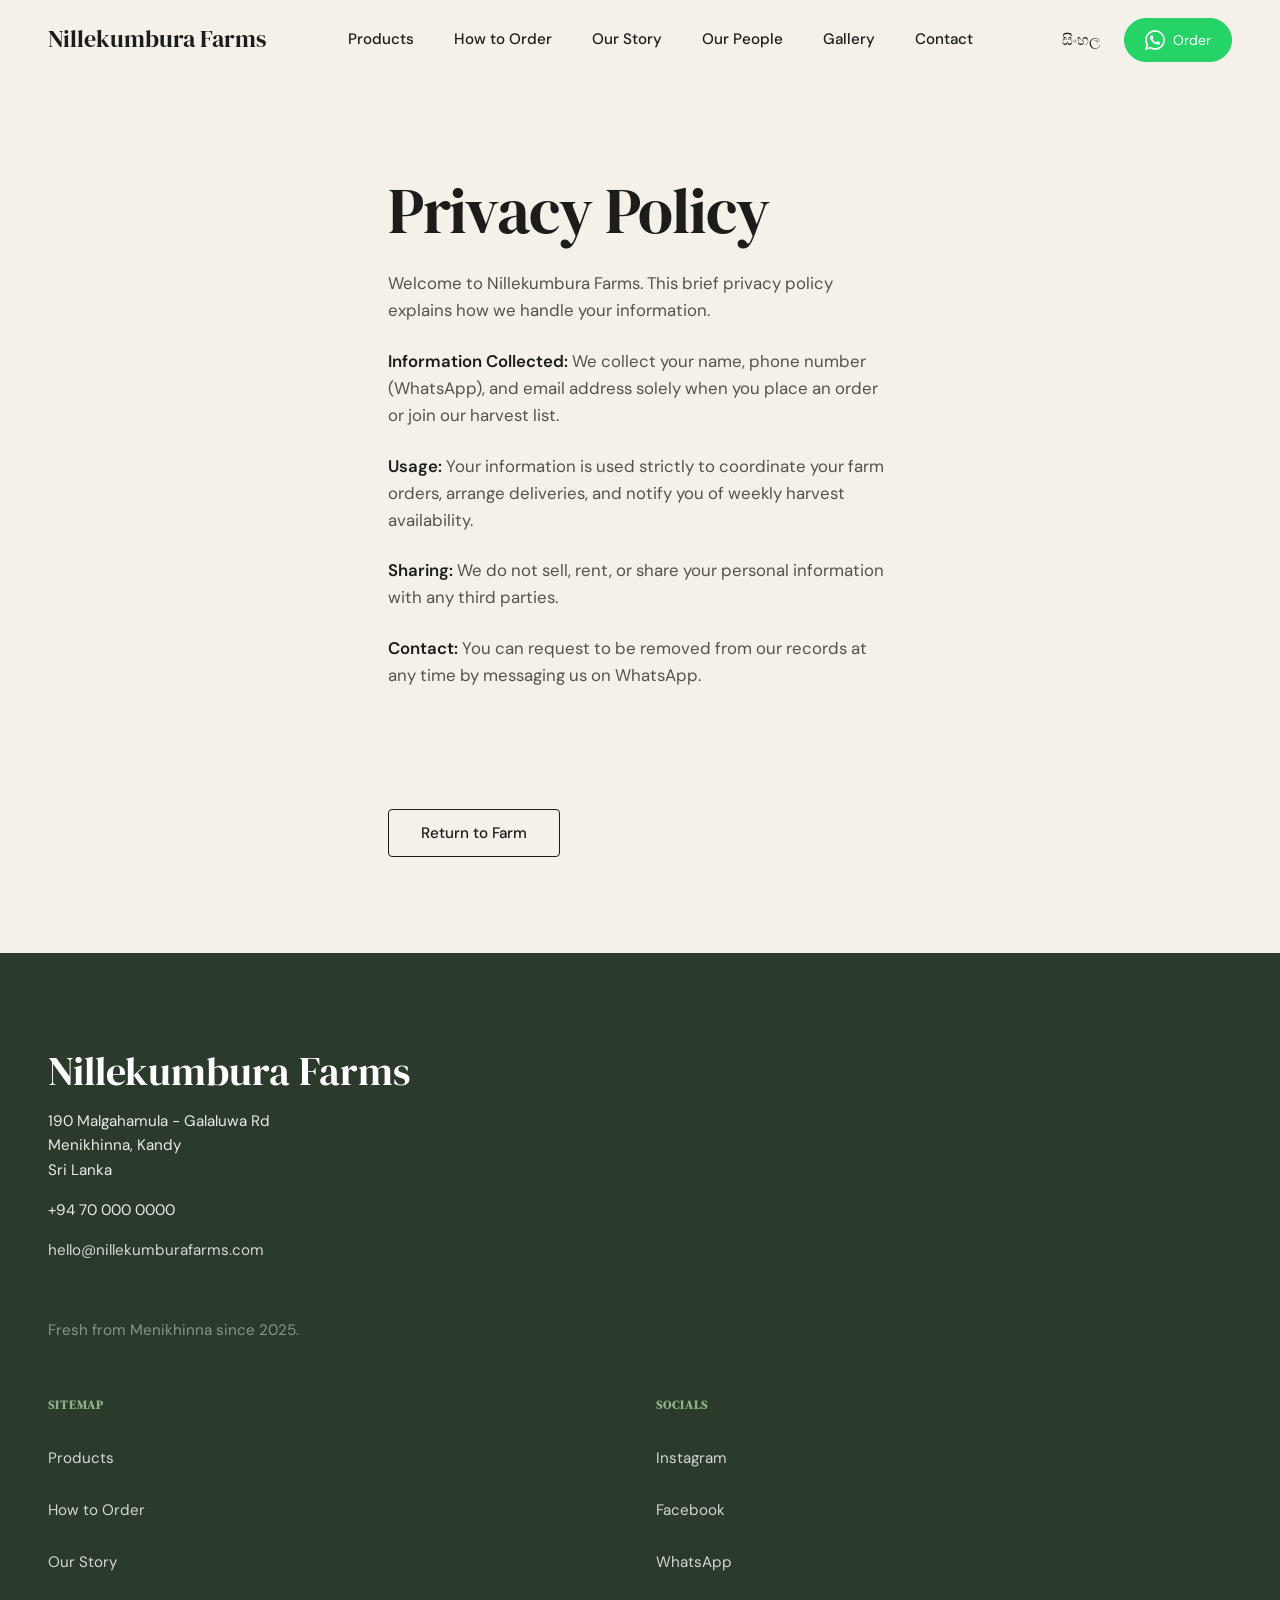
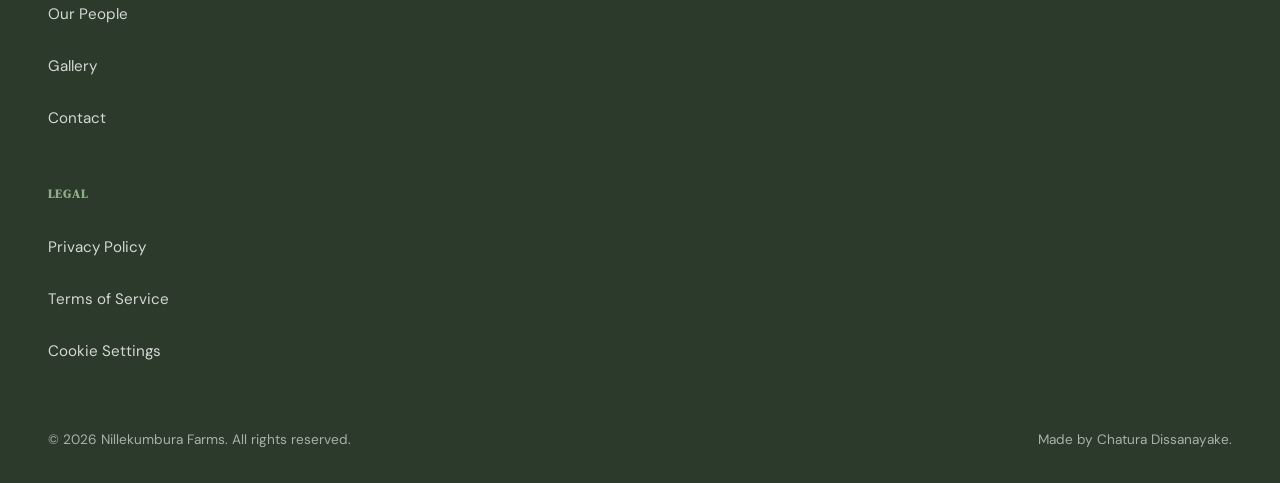
<file: privacy.html>
<!DOCTYPE html>
<html lang="en">
<head>
<meta charset="UTF-8">
<meta name="viewport" content="width=device-width, initial-scale=1.0">
<meta name="description" content="Privacy Policy for Nillekumbura Farms.">
<title>Privacy Policy | Nillekumbura Farms</title>
<link rel="preconnect" href="https://fonts.googleapis.com">
<link rel="preconnect" href="https://fonts.gstatic.com" crossorigin>
<link href="https://fonts.googleapis.com/css2?family=DM+Serif+Display:ital@0;1&family=DM+Sans:ital,wght@0,400;0,500;0,600;1,400&family=Noto+Sans+Sinhala:wght@400;500;600&display=swap" rel="stylesheet">
<link rel="stylesheet" href="style.css">
<link rel="apple-touch-icon" sizes="180x180" href="assets/android-chrome-192x192.png">
<link rel="icon" type="image/png" sizes="32x32" href="assets/favicon-32x32.png">
<link rel="icon" type="image/png" sizes="16x16" href="assets/favicon-16x16.png">
<link rel="manifest" href="assets/site.webmanifest">
<link rel="icon" href="assets/favicon.ico" sizes="any">
<meta name="theme-color" content="#F5F1E8">
<style>
    .legal-section {
        min-height: calc(100vh - 80px);
        background-color: var(--bg-primary);
        padding: 6rem 0;
    }
    .legal-content p {
        margin-bottom: 1.5rem;
        font-size: 1.05rem;
    }
    .legal-content strong {
        color: var(--text-main);
        font-weight: 600;
    }
</style>
</head>
<body>

<nav id="navbar" class="navbar">
    <div class="nav-container">
        <a href="index.html" class="nav-logo">Nillekumbura Farms</a>
        <div class="nav-links desktop-only">
            <a href="index.html#products" class="nav-link">Products</a>
            <a href="index.html#how-to-order" class="nav-link">How to Order</a>
            <a href="index.html#story" class="nav-link">Our Story</a>
            <a href="index.html#people" class="nav-link">Our People</a>
            <a href="index.html#gallery" class="nav-link">Gallery</a>
            <a href="index.html#inquiry" class="nav-link">Contact</a>
        </div>
        <div class="nav-actions">
            <button class="lang-toggle desktop-only" aria-label="Switch Language">සිංහල</button>
            <a href="https://wa.me/94700000000" target="_blank" rel="noopener noreferrer" class="btn-whatsapp desktop-only" aria-label="Order on WhatsApp">
                <svg width="20" height="20" viewBox="0 0 24 24" fill="currentColor" xmlns="http://www.w3.org/2000/svg" style="flex-shrink: 0;"><path d="M17.472 14.382c-.297-.149-1.758-.867-2.03-.967-.273-.099-.471-.148-.67.15-.197.297-.767.966-.94 1.164-.173.199-.347.223-.644.075-.297-.15-1.255-.463-2.39-1.475-.888-.788-1.487-1.761-1.663-2.059-.173-.297-.018-.458.13-.606.134-.133.298-.347.446-.52.149-.174.198-.298.298-.497.099-.198.05-.371-.025-.52-.075-.149-.669-1.612-.916-2.207-.242-.579-.487-.5-.669-.51a12.8 12.8 0 0 0-.57-.01c-.198 0-.52.074-.792.372-.272.297-1.04 1.016-1.04 2.479 0 1.462 1.065 2.875 1.213 3.074.149.198 2.096 3.2 5.077 4.487.709.306 1.262.489 1.694.625.712.227 1.36.195 1.871.118.571-.085 1.758-.719 2.006-1.413.248-.694.248-1.289.173-1.413-.074-.124-.272-.198-.57-.347m-5.421 7.403h-.004a9.87 9.87 0 0 1-5.031-1.378l-.361-.214-3.741.982.998-3.648-.235-.374a9.86 9.86 0 0 1-1.51-5.26c.001-5.45 4.436-9.884 9.888-9.884 2.64 0 5.122 1.03 6.988 2.898a9.825 9.825 0 0 1 2.893 6.994c-.003 5.45-4.437 9.885-9.885 9.885m8.413-18.297A11.815 11.815 0 0 0 12.05 0C5.495 0 .16 5.335.157 11.892c0 2.096.547 4.142 1.588 5.945L.057 24l6.305-1.654a11.882 11.882 0 0 0 5.683 1.448h.005c6.554 0 11.89-5.335 11.893-11.893a11.821 11.821 0 0 0-3.48-8.413Z"/></svg>
                <span>Order</span>
            </a>
            <button id="mobile-menu-btn" class="hamburger mobile-only" aria-label="Open menu" aria-expanded="false" aria-controls="mobile-menu">
                <span class="hamburger-box">
                    <span class="hamburger-inner"></span>
                </span>
            </button>
        </div>
    </div>
</nav>

<div id="mobile-backdrop" class="mobile-backdrop"></div>
<div id="mobile-menu" class="mobile-overlay">
    <div class="mobile-menu-header">
        <span class="nav-logo serif">Nillekumbura Farms</span>
        <div class="mobile-header-actions">
            <button class="lang-toggle lang-toggle-mobile" aria-label="Switch Language">සිංහල</button>
            <button id="mobile-menu-close" class="hamburger open" aria-label="Close menu">
                <span class="hamburger-box"><span class="hamburger-inner"></span></span>
            </button>
        </div>
    </div>
    <div class="mobile-nav-content">
        <a href="index.html#products" class="mobile-link">Products</a>
        <a href="index.html#how-to-order" class="mobile-link">How to Order</a>
        <a href="index.html#story" class="mobile-link">Our Story</a>
        <a href="index.html#people" class="mobile-link">Our People</a>
        <a href="index.html#gallery" class="mobile-link">Gallery</a>
        <a href="index.html#inquiry" class="mobile-link">Contact</a>
        
        <div class="mobile-nav-section-title">SOCIALS</div>
        <a href="#" class="mobile-link-sm" target="_blank" rel="noopener noreferrer">Instagram</a>
        <a href="#" class="mobile-link-sm" target="_blank" rel="noopener noreferrer">Facebook</a>
        <a href="https://wa.me/94700000000" class="btn btn-whatsapp full-width mt-sm" style="justify-content: center;" target="_blank" rel="noopener noreferrer">
            <svg width="20" height="20" viewBox="0 0 24 24" fill="currentColor" xmlns="http://www.w3.org/2000/svg" style="flex-shrink: 0;"><path d="M17.472 14.382c-.297-.149-1.758-.867-2.03-.967-.273-.099-.471-.148-.67.15-.197.297-.767.966-.94 1.164-.173.199-.347.223-.644.075-.297-.15-1.255-.463-2.39-1.475-.888-.788-1.487-1.761-1.663-2.059-.173-.297-.018-.458.13-.606.134-.133.298-.347.446-.52.149-.174.198-.298.298-.497.099-.198.05-.371-.025-.52-.075-.149-.669-1.612-.916-2.207-.242-.579-.487-.5-.669-.51a12.8 12.8 0 0 0-.57-.01c-.198 0-.52.074-.792.372-.272.297-1.04 1.016-1.04 2.479 0 1.462 1.065 2.875 1.213 3.074.149.198 2.096 3.2 5.077 4.487.709.306 1.262.489 1.694.625.712.227 1.36.195 1.871.118.571-.085 1.758-.719 2.006-1.413.248-.694.248-1.289.173-1.413-.074-.124-.272-.198-.57-.347m-5.421 7.403h-.004a9.87 9.87 0 0 1-5.031-1.378l-.361-.214-3.741.982.998-3.648-.235-.374a9.86 9.86 0 0 1-1.51-5.26c.001-5.45 4.436-9.884 9.888-9.884 2.64 0 5.122 1.03 6.988 2.898a9.825 9.825 0 0 1 2.893 6.994c-.003 5.45-4.437 9.885-9.885 9.885m8.413-18.297A11.815 11.815 0 0 0 12.05 0C5.495 0 .16 5.335.157 11.892c0 2.096.547 4.142 1.588 5.945L.057 24l6.305-1.654a11.882 11.882 0 0 0 5.683 1.448h.005c6.554 0 11.89-5.335 11.893-11.893a11.821 11.821 0 0 0-3.48-8.413Z"/></svg>
            Order on WhatsApp
        </a>

        <div class="mobile-nav-section-title">LEGAL</div>
        <a href="privacy.html" class="mobile-link-sm">Privacy Policy</a>
        <a href="terms.html" class="mobile-link-sm">Terms of Service</a>
        <button type="button" class="mobile-link-sm" id="mobile-cookie-settings">Cookie Settings</button>
    </div>
</div>

<main class="legal-section">
    <div class="container max-w-md reveal-group">
        <h1 class="serif section-title reveal">Privacy Policy</h1>
        <div class="legal-content text-muted reveal">
            <p>Welcome to Nillekumbura Farms. This brief privacy policy explains how we handle your information.</p>
            <p><strong>Information Collected:</strong> We collect your name, phone number (WhatsApp), and email address solely when you place an order or join our harvest list.</p>
            <p><strong>Usage:</strong> Your information is used strictly to coordinate your farm orders, arrange deliveries, and notify you of weekly harvest availability.</p>
            <p><strong>Sharing:</strong> We do not sell, rent, or share your personal information with any third parties.</p>
            <p><strong>Contact:</strong> You can request to be removed from our records at any time by messaging us on WhatsApp.</p>
            
            <a href="index.html" class="btn btn-secondary mt-lg">Return to Farm</a>
        </div>
    </div>
</main>

<footer class="footer bg-dark text-white">
    <div class="container">
        <div class="footer-grid">
            <div class="footer-brand">
                <h2 class="serif text-large">Nillekumbura Farms</h2>
                <p>190 Malgahamula - Galaluwa Rd<br>Menikhinna, Kandy<br>Sri Lanka</p>
                <p class="mt-xs">+94 70 000 0000</p>
                <a href="mailto:hello@nillekumburafarms.com" class="footer-link mt-xs" style="padding:0; min-height:auto;">hello@nillekumburafarms.com</a>
                <p class="mt-sm footer-muted">Fresh from Menikhinna since 2025.</p>
            </div>
            <div class="footer-col">
                <h4 class="eyebrow text-accent-sec">Sitemap</h4>
                <a href="index.html#products" class="footer-link">Products</a>
                <a href="index.html#how-to-order" class="footer-link">How to Order</a>
                <a href="index.html#story" class="footer-link">Our Story</a>
                <a href="index.html#people" class="footer-link">Our People</a>
                <a href="index.html#gallery" class="footer-link">Gallery</a>
                <a href="index.html#inquiry" class="footer-link">Contact</a>
            </div>
            <div class="footer-col">
                <h4 class="eyebrow text-accent-sec">Socials</h4>
                <div class="social-links-inline">
                    <a href="#" class="footer-link" target="_blank" rel="noopener noreferrer">Instagram</a>
                    <a href="#" class="footer-link" target="_blank" rel="noopener noreferrer">Facebook</a>
                    <a href="https://wa.me/94700000000" class="footer-link" target="_blank" rel="noopener noreferrer">WhatsApp</a>
                </div>
            </div>
            <div class="footer-col">
                <h4 class="eyebrow text-accent-sec">Legal</h4>
                <a href="privacy.html" class="footer-link">Privacy Policy</a>
                <a href="terms.html" class="footer-link">Terms of Service</a>
                <button type="button" class="footer-link-btn" id="open-cookie-settings">Cookie Settings</button>
            </div>
        </div>
        <div class="footer-bottom">
            <p>© 2026 Nillekumbura Farms. All rights reserved.</p>
            <p><a href="https://chaturadissanayake.vercel.app/" target="_blank" rel="noopener noreferrer">Made by Chatura Dissanayake</a>.</p>
        </div>
    </div>
</footer>

<div id="toast-notification" class="toast hidden"></div>
<script src="script.js"></script>
</body>
</html>
</file>
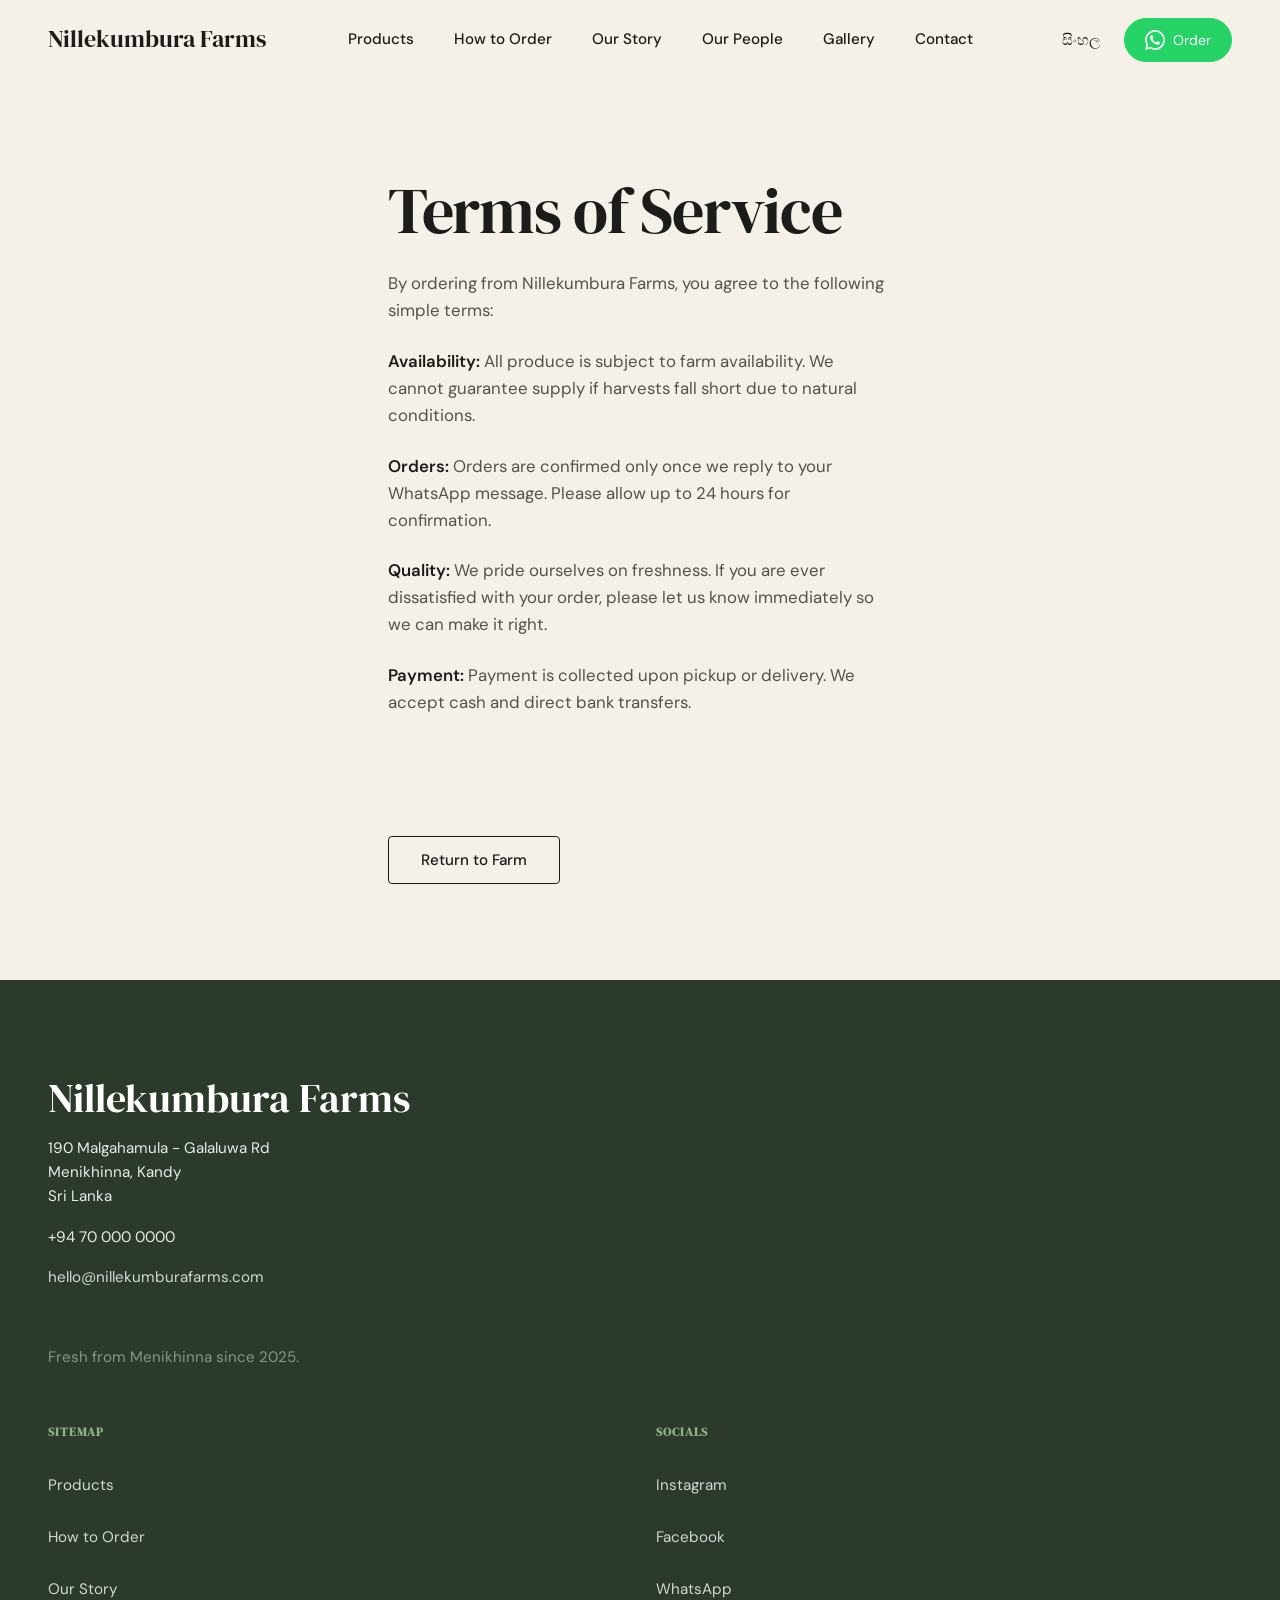
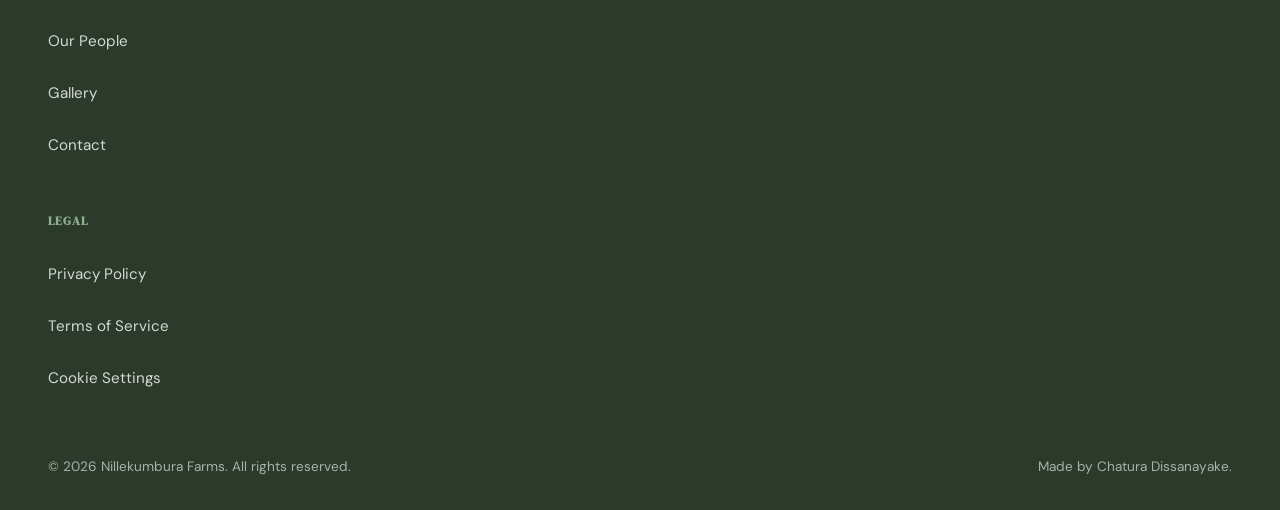
<file: terms.html>
<!DOCTYPE html>
<html lang="en">
<head>
<meta charset="UTF-8">
<meta name="viewport" content="width=device-width, initial-scale=1.0">
<meta name="description" content="Terms of Service for Nillekumbura Farms.">
<title>Terms of Service | Nillekumbura Farms</title>

<link rel="preconnect" href="https://fonts.googleapis.com">
<link rel="preconnect" href="https://fonts.gstatic.com" crossorigin>
<link href="https://fonts.googleapis.com/css2?family=DM+Serif+Display:ital@0;1&family=DM+Sans:ital,wght@0,400;0,500;0,600;1,400&family=Noto+Sans+Sinhala:wght@400;500;600&display=swap" rel="stylesheet">
<link rel="stylesheet" href="style.css">
<link rel="apple-touch-icon" sizes="180x180" href="assets/apple-touch-icon.png">
<link rel="icon" type="image/png" sizes="32x32" href="assets/favicon-32x32.png">
<link rel="icon" type="image/png" sizes="16x16" href="assets/favicon-16x16.png">
<link rel="manifest" href="assets/site.webmanifest">
<link rel="icon" href="assets/favicon.ico" sizes="any">
<meta name="theme-color" content="#F5F1E8">
<style>
    .legal-section {
        min-height: calc(100vh - 80px);
        background-color: var(--bg-primary);
        padding: 6rem 0;
    }
    .legal-content p {
        margin-bottom: 1.5rem;
        font-size: 1.05rem;
    }
    .legal-content strong {
        color: var(--text-main);
        font-weight: 600;
    }
</style>
</head>
<body>

<nav id="navbar" class="navbar">
    <div class="nav-container">
        <a href="index.html" class="nav-logo">Nillekumbura Farms</a>
        <div class="nav-links desktop-only">
            <a href="index.html#products" class="nav-link">Products</a>
            <a href="index.html#how-to-order" class="nav-link">How to Order</a>
            <a href="index.html#story" class="nav-link">Our Story</a>
            <a href="index.html#people" class="nav-link">Our People</a>
            <a href="index.html#gallery" class="nav-link">Gallery</a>
            <a href="index.html#inquiry" class="nav-link">Contact</a>
        </div>
        <div class="nav-actions">
            <button class="lang-toggle desktop-only" aria-label="Switch Language">සිංහල</button>
            <a href="https://wa.me/94700000000" target="_blank" rel="noopener noreferrer" class="btn-whatsapp desktop-only" aria-label="Order on WhatsApp">
                <svg width="20" height="20" viewBox="0 0 24 24" fill="currentColor" xmlns="http://www.w3.org/2000/svg" style="flex-shrink: 0;"><path d="M17.472 14.382c-.297-.149-1.758-.867-2.03-.967-.273-.099-.471-.148-.67.15-.197.297-.767.966-.94 1.164-.173.199-.347.223-.644.075-.297-.15-1.255-.463-2.39-1.475-.888-.788-1.487-1.761-1.663-2.059-.173-.297-.018-.458.13-.606.134-.133.298-.347.446-.52.149-.174.198-.298.298-.497.099-.198.05-.371-.025-.52-.075-.149-.669-1.612-.916-2.207-.242-.579-.487-.5-.669-.51a12.8 12.8 0 0 0-.57-.01c-.198 0-.52.074-.792.372-.272.297-1.04 1.016-1.04 2.479 0 1.462 1.065 2.875 1.213 3.074.149.198 2.096 3.2 5.077 4.487.709.306 1.262.489 1.694.625.712.227 1.36.195 1.871.118.571-.085 1.758-.719 2.006-1.413.248-.694.248-1.289.173-1.413-.074-.124-.272-.198-.57-.347m-5.421 7.403h-.004a9.87 9.87 0 0 1-5.031-1.378l-.361-.214-3.741.982.998-3.648-.235-.374a9.86 9.86 0 0 1-1.51-5.26c.001-5.45 4.436-9.884 9.888-9.884 2.64 0 5.122 1.03 6.988 2.898a9.825 9.825 0 0 1 2.893 6.994c-.003 5.45-4.437 9.885-9.885 9.885m8.413-18.297A11.815 11.815 0 0 0 12.05 0C5.495 0 .16 5.335.157 11.892c0 2.096.547 4.142 1.588 5.945L.057 24l6.305-1.654a11.882 11.882 0 0 0 5.683 1.448h.005c6.554 0 11.89-5.335 11.893-11.893a11.821 11.821 0 0 0-3.48-8.413Z"/></svg>
                <span>Order</span>
            </a>
            <button id="mobile-menu-btn" class="hamburger mobile-only" aria-label="Open menu" aria-expanded="false" aria-controls="mobile-menu">
                <span class="hamburger-box">
                    <span class="hamburger-inner"></span>
                </span>
            </button>
        </div>
    </div>
</nav>

<div id="mobile-backdrop" class="mobile-backdrop"></div>
<div id="mobile-menu" class="mobile-overlay">
    <div class="mobile-menu-header">
        <span class="nav-logo serif">Nillekumbura Farms</span>
        <div class="mobile-header-actions">
            <button class="lang-toggle lang-toggle-mobile" aria-label="Switch Language">සිංහල</button>
            <button id="mobile-menu-close" class="hamburger open" aria-label="Close menu">
                <span class="hamburger-box"><span class="hamburger-inner"></span></span>
            </button>
        </div>
    </div>
    <div class="mobile-nav-content">
        <a href="index.html#products" class="mobile-link">Products</a>
        <a href="index.html#how-to-order" class="mobile-link">How to Order</a>
        <a href="index.html#story" class="mobile-link">Our Story</a>
        <a href="index.html#people" class="mobile-link">Our People</a>
        <a href="index.html#gallery" class="mobile-link">Gallery</a>
        <a href="index.html#inquiry" class="mobile-link">Contact</a>
        
        <div class="mobile-nav-section-title">SOCIALS</div>
        <a href="#" class="mobile-link-sm" target="_blank" rel="noopener noreferrer">Instagram</a>
        <a href="#" class="mobile-link-sm" target="_blank" rel="noopener noreferrer">Facebook</a>
        <a href="https://wa.me/94700000000" class="btn btn-whatsapp full-width mt-sm" style="justify-content: center;" target="_blank" rel="noopener noreferrer">
            <svg width="20" height="20" viewBox="0 0 24 24" fill="currentColor" xmlns="http://www.w3.org/2000/svg" style="flex-shrink: 0;"><path d="M17.472 14.382c-.297-.149-1.758-.867-2.03-.967-.273-.099-.471-.148-.67.15-.197.297-.767.966-.94 1.164-.173.199-.347.223-.644.075-.297-.15-1.255-.463-2.39-1.475-.888-.788-1.487-1.761-1.663-2.059-.173-.297-.018-.458.13-.606.134-.133.298-.347.446-.52.149-.174.198-.298.298-.497.099-.198.05-.371-.025-.52-.075-.149-.669-1.612-.916-2.207-.242-.579-.487-.5-.669-.51a12.8 12.8 0 0 0-.57-.01c-.198 0-.52.074-.792.372-.272.297-1.04 1.016-1.04 2.479 0 1.462 1.065 2.875 1.213 3.074.149.198 2.096 3.2 5.077 4.487.709.306 1.262.489 1.694.625.712.227 1.36.195 1.871.118.571-.085 1.758-.719 2.006-1.413.248-.694.248-1.289.173-1.413-.074-.124-.272-.198-.57-.347m-5.421 7.403h-.004a9.87 9.87 0 0 1-5.031-1.378l-.361-.214-3.741.982.998-3.648-.235-.374a9.86 9.86 0 0 1-1.51-5.26c.001-5.45 4.436-9.884 9.888-9.884 2.64 0 5.122 1.03 6.988 2.898a9.825 9.825 0 0 1 2.893 6.994c-.003 5.45-4.437 9.885-9.885 9.885m8.413-18.297A11.815 11.815 0 0 0 12.05 0C5.495 0 .16 5.335.157 11.892c0 2.096.547 4.142 1.588 5.945L.057 24l6.305-1.654a11.882 11.882 0 0 0 5.683 1.448h.005c6.554 0 11.89-5.335 11.893-11.893a11.821 11.821 0 0 0-3.48-8.413Z"/></svg>
            Order on WhatsApp
        </a>

        <div class="mobile-nav-section-title">LEGAL</div>
        <a href="privacy.html" class="mobile-link-sm">Privacy Policy</a>
        <a href="terms.html" class="mobile-link-sm">Terms of Service</a>
        <button type="button" class="mobile-link-sm" id="mobile-cookie-settings">Cookie Settings</button>
    </div>
</div>

<main class="legal-section">
    <div class="container max-w-md reveal-group">
        <h1 class="serif section-title reveal">Terms of Service</h1>
        <div class="legal-content text-muted reveal">
            <p>By ordering from Nillekumbura Farms, you agree to the following simple terms:</p>
            <p><strong>Availability:</strong> All produce is subject to farm availability. We cannot guarantee supply if harvests fall short due to natural conditions.</p>
            <p><strong>Orders:</strong> Orders are confirmed only once we reply to your WhatsApp message. Please allow up to 24 hours for confirmation.</p>
            <p><strong>Quality:</strong> We pride ourselves on freshness. If you are ever dissatisfied with your order, please let us know immediately so we can make it right.</p>
            <p><strong>Payment:</strong> Payment is collected upon pickup or delivery. We accept cash and direct bank transfers.</p>
            
            <a href="index.html" class="btn btn-secondary mt-lg">Return to Farm</a>
        </div>
    </div>
</main>

<footer class="footer bg-dark text-white">
    <div class="container">
        <div class="footer-grid">
            <div class="footer-brand">
                <h2 class="serif text-large">Nillekumbura Farms</h2>
                <p>190 Malgahamula - Galaluwa Rd<br>Menikhinna, Kandy<br>Sri Lanka</p>
                <p class="mt-xs">+94 70 000 0000</p>
                <a href="mailto:hello@nillekumburafarms.com" class="footer-link mt-xs" style="padding:0; min-height:auto;">hello@nillekumburafarms.com</a>
                <p class="mt-sm footer-muted">Fresh from Menikhinna since 2025.</p>
            </div>
            <div class="footer-col">
                <h4 class="eyebrow text-accent-sec">Sitemap</h4>
                <a href="index.html#products" class="footer-link">Products</a>
                <a href="index.html#how-to-order" class="footer-link">How to Order</a>
                <a href="index.html#story" class="footer-link">Our Story</a>
                <a href="index.html#people" class="footer-link">Our People</a>
                <a href="index.html#gallery" class="footer-link">Gallery</a>
                <a href="index.html#inquiry" class="footer-link">Contact</a>
            </div>
            <div class="footer-col">
                <h4 class="eyebrow text-accent-sec">Socials</h4>
                <div class="social-links-inline">
                    <a href="#" class="footer-link" target="_blank" rel="noopener noreferrer">Instagram</a>
                    <a href="#" class="footer-link" target="_blank" rel="noopener noreferrer">Facebook</a>
                    <a href="https://wa.me/94700000000" class="footer-link" target="_blank" rel="noopener noreferrer">WhatsApp</a>
                </div>
            </div>
            <div class="footer-col">
                <h4 class="eyebrow text-accent-sec">Legal</h4>
                <a href="privacy.html" class="footer-link">Privacy Policy</a>
                <a href="terms.html" class="footer-link">Terms of Service</a>
                <button type="button" class="footer-link-btn" id="open-cookie-settings">Cookie Settings</button>
            </div>
        </div>
        <div class="footer-bottom">
            <p>© 2026 Nillekumbura Farms. All rights reserved.</p>
            <p><a href="https://chaturadissanayake.vercel.app/" target="_blank" rel="noopener noreferrer">Made by Chatura Dissanayake</a>.</p>
        </div>
    </div>
</footer>

<div id="toast-notification" class="toast hidden"></div>
<script src="script.js"></script>
</body>
</html>
</file>
<file: style.css>
:root {
    --bg-primary: #F5F1E8;
    --bg-secondary: #EDE8DC;
    --bg-dark: #2B3A2A;
    --accent: #9A5D1F; /* Darkened for WCAG AA contrast */
    --accent-sec: #8FAF8A;
    --text-main: #1C1C1A;
    --white: #FFFFFF;
    
    --font-sans: 'DM Sans', sans-serif;
    --font-serif: 'DM Serif Display', serif;
    
    --space-xs: clamp(0.75rem, 2vw, 1rem);
    --space-sm: clamp(1.5rem, 3vw, 2rem);
    --space-md: clamp(2.5rem, 5vw, 3.5rem);
    --space-lg: clamp(4rem, 8vw, 6rem);
    
    --container-max: 1280px;
    --ease-out: cubic-bezier(0.215, 0.61, 0.355, 1);
}

html[lang="si"] {
    --font-sans: 'Noto Sans Sinhala', sans-serif;
    --font-serif: 'Noto Sans Sinhala', sans-serif;
}

*, *::before, *::after {
    margin: 0;
    padding: 0;
    box-sizing: border-box;
}

html {
    font-size: 16px;
    scroll-behavior: smooth;
    scrollbar-width: thin;
    scrollbar-color: var(--accent) transparent;
    scroll-padding-top: 80px; /* Prevents the fixed header from covering section titles when navigating */
}

body {
    background-color: var(--bg-primary);
    color: var(--text-main);
    font-family: var(--font-sans);
    line-height: 1.6;
    -webkit-font-smoothing: antialiased;
    overflow-x: hidden;
    padding-top: 80px;
}

body.no-scroll {
    overflow: hidden;
}

h1, h2, h3, h4, .serif {
    font-family: var(--font-serif);
    font-weight: 400;
    line-height: 1.1;
}

a {
    text-decoration: none;
    color: inherit;
}

img {
    display: block;
    width: 100%;
    height: auto;
    max-width: 100%;
    object-fit: cover;
    -webkit-touch-callout: none;
    user-select: none;
    -webkit-user-select: none;
    -webkit-user-drag: none;
    pointer-events: auto;
}

button, .btn, .footer-link-btn, .lang-toggle {
    cursor: pointer;
    font-family: inherit;
    background: none;
    border: none;
    display: inline-flex;
    align-items: center;
    justify-content: center;
}

button:focus-visible, a:focus-visible, input:focus-visible, textarea:focus-visible, select:focus-visible {
    outline: 2px solid var(--accent);
    outline-offset: 3px;
}

.container {
    width: 100%;
    max-width: var(--container-max);
    margin: 0 auto;
    padding: 0 clamp(1.5rem, 5vw, 3rem);
}

.section {
    padding: var(--space-lg) 0;
}
.pt-0 { padding-top: 0; }

.bg-primary { background-color: var(--bg-primary); }
.bg-secondary { background-color: var(--bg-secondary); }
.bg-dark { background-color: var(--bg-dark); color: var(--white); }
.bg-accent { background-color: var(--accent); color: var(--white); }

.text-white { color: var(--white); }
.text-accent { color: var(--accent); }
.text-accent-sec { color: var(--accent-sec); }
.text-muted { color: rgba(28, 28, 26, 0.75); }
.bg-dark .text-muted { color: rgba(255, 255, 255, 0.75); }
.text-center { text-align: center; }
.text-large { font-size: clamp(1.5rem, 4vw, 2.5rem); }
.small { font-size: 0.9rem; }

.mt-xs { margin-top: var(--space-xs); }
.mt-sm { margin-top: var(--space-sm); }
.mt-md { margin-top: var(--space-md); }
.mt-lg { margin-top: var(--space-lg); }
.mb-sm { margin-bottom: var(--space-sm); }
.mb-md { margin-bottom: var(--space-md); }
.mb-lg { margin-bottom: var(--space-lg); }

.max-w-md { max-width: 600px; margin-inline: auto; }
.max-w-sm { max-width: 500px; margin-inline: auto; }
.full-width { width: 100%; }

.hidden { display: none !important; }

.eyebrow {
    display: block;
    font-size: 0.8rem;
    text-transform: uppercase;
    letter-spacing: 0.08em;
    font-weight: 600;
    margin-bottom: 1rem;
    color: var(--accent-sec);
}
.bg-primary .eyebrow, .bg-secondary .eyebrow { color: var(--accent); }

.section-title {
    font-size: clamp(2.5rem, 5vw, 4rem);
    margin-bottom: 1.5rem;
    letter-spacing: -0.02em;
}

.btn {
    padding: 0 2rem;
    min-height: 48px;
    font-size: 0.95rem;
    font-weight: 500;
    border-radius: 4px;
    gap: 0.5rem;
    white-space: nowrap;
    transition: transform 0.3s var(--ease-out), box-shadow 0.3s var(--ease-out), background-color 0.3s var(--ease-out), color 0.3s var(--ease-out);
    text-align: center;
}
.btn:hover {
    transform: translateY(-2px);
}
.btn-primary {
    background-color: var(--accent);
    color: var(--white);
    border: 1px solid var(--accent);
}
.btn-primary:hover {
    background-color: #7A4918;
    border-color: #7A4918;
    box-shadow: 0 4px 12px rgba(154, 93, 31, 0.3);
}
.btn-secondary {
    background-color: transparent;
    color: var(--text-main);
    border: 1px solid var(--text-main);
}
.btn-secondary:hover {
    background-color: var(--text-main);
    color: var(--white);
}

.hero-outline-btn {
    border-color: var(--white);
    color: var(--white);
}
.hero-outline-btn:hover {
    background-color: var(--white);
    color: var(--bg-dark);
}

.btn-dark {
    background-color: var(--text-main);
    color: var(--white);
    border: 1px solid var(--text-main);
}
.btn-dark:hover {
    background-color: #000;
    border-color: #000;
}
.btn-whatsapp {
    background-color: #25D366;
    color: var(--white);
    border-radius: 50px;
    gap: 0.5rem;
    border: 1px solid #25D366;
}
.btn-whatsapp:hover {
    background-color: #1ebd5a;
    border-color: #1ebd5a;
    box-shadow: 0 4px 12px rgba(37, 211, 102, 0.3);
    color: var(--white);
}
.btn-large {
    padding: 0 2.5rem;
    font-size: 1.125rem;
    min-height: 56px;
}
.btn-sm {
    padding: 0 1rem;
    font-size: 0.875rem;
}

.img-placeholder {
    background-color: #D6D0C4;
    position: relative;
    overflow: hidden;
}
.img-placeholder::after {
    content: '';
    position: absolute;
    top: 0; left: 0; width: 100%; height: 100%;
    background: linear-gradient(90deg, transparent, rgba(255,255,255,0.4), transparent);
    animation: skeletonLoading 1.5s infinite;
}
.img-loaded::after {
    display: none;
}
@keyframes skeletonLoading {
    0% { transform: translateX(-100%); }
    100% { transform: translateX(100%); }
}

.navbar {
    position: fixed;
    top: 0;
    left: 0;
    width: 100%;
    height: 80px;
    background-color: var(--bg-primary);
    z-index: 100;
    transition: background-color 0.3s ease, border-color 0.3s ease;
    border-bottom: 1px solid transparent;
    color: var(--text-main);
    display: flex;
    align-items: center;
}
.navbar.scrolled {
    background-color: rgba(245, 241, 232, 0.98);
    backdrop-filter: blur(12px);
    border-bottom: 1px solid rgba(0,0,0,0.05);
}
.nav-container {
    display: flex;
    justify-content: space-between;
    align-items: center;
    width: 100%;
    max-width: var(--container-max);
    margin: 0 auto;
    padding: 0 clamp(1.5rem, 5vw, 3rem);
}
.nav-logo {
    font-family: var(--font-serif);
    font-style: normal !important;
    font-weight: 500;
    font-size: clamp(1.2rem, 2vw, 1.5rem);
    color: inherit;
    z-index: 1001; 
    white-space: nowrap;
    min-height: 44px;
    display: flex;
    align-items: center;
}
.nav-links {
    display: flex;
    gap: 2.5rem;
}
.nav-link {
    font-size: 0.95rem;
    font-weight: 500;
    color: inherit;
    position: relative;
    padding: 0.5rem 0;
    display: inline-flex;
    align-items: center;
    min-height: 44px;
}
.nav-link::after {
    content: '';
    position: absolute;
    bottom: 4px;
    left: 0;
    width: 100%;
    height: 2px;
    background-color: var(--accent);
    transform: scaleX(0);
    transform-origin: right;
    transition: transform 0.3s ease;
}
.nav-link:hover::after, .nav-link.active::after {
    transform: scaleX(1);
    transform-origin: left;
}
.nav-actions {
    display: flex;
    align-items: center;
    gap: 1rem;
    z-index: 101;
    height: 100%;
}
.lang-toggle {
    font-size: 0.95rem;
    font-weight: 500;
    color: inherit;
    transition: color 0.3s ease;
    padding: 0 0.5rem;
    min-height: 44px;
}
.lang-toggle:hover {
    color: var(--accent);
}
.navbar .btn-whatsapp {
    display: inline-flex;
    align-items: center;
    justify-content: center;
    gap: 0.5rem;
    height: 44px;
    padding: 0 1.25rem;
    font-size: 0.875rem;
    border-radius: 50px;
    background-color: #25D366;
    color: #fff;
    line-height: 1;
    white-space: nowrap;
}
.navbar .btn-whatsapp svg {
    display: block;
}

.hamburger {
    position: relative;
    z-index: 1001;
    color: inherit;
    min-width: 44px;
    min-height: 44px;
}
.hamburger-box {
    position: relative;
    display: inline-block;
    width: 24px;
    height: 18px;
}
.hamburger-inner {
    top: 50%;
    transform: translateY(-50%);
}
.hamburger-inner, .hamburger-inner::before, .hamburger-inner::after {
    position: absolute;
    width: 24px;
    height: 2px;
    background-color: currentColor;
    transition: transform 0.3s ease, opacity 0.3s ease;
}
.hamburger-inner::before, .hamburger-inner::after {
    content: "";
    display: block;
}
.hamburger-inner::before { top: -8px; }
.hamburger-inner::after { bottom: -8px; }

.hamburger.open .hamburger-inner { background-color: transparent; }
.hamburger.open .hamburger-inner::before { transform: translateY(8px) rotate(45deg); }
.hamburger.open .hamburger-inner::after { transform: translateY(-8px) rotate(-45deg); }

.mobile-backdrop {
    position: fixed;
    top: 0; left: 0; width: 100%; height: 100vh;
    background-color: rgba(0,0,0,0.5);
    z-index: 998;
    opacity: 0;
    pointer-events: none;
    transition: opacity 0.3s ease;
}
.mobile-backdrop.active {
    opacity: 1;
    pointer-events: all;
}

.mobile-overlay {
    position: fixed;
    top: 0;
    right: -100%;
    width: 85%;
    max-width: 400px;
    height: 100dvh;
    background-color: var(--bg-primary);
    z-index: 999;
    display: flex;
    flex-direction: column;
    box-shadow: -10px 0 40px rgba(0,0,0,0.1);
    transition: right 0.4s cubic-bezier(0.16, 1, 0.3, 1);
}
.mobile-overlay.active {
    right: 0;
}
.mobile-menu-header {
    display: flex;
    justify-content: space-between;
    align-items: center;
    padding: 1.5rem clamp(1.5rem, 5vw, 3rem);
    color: var(--text-main);
    min-height: 80px;
}
.mobile-header-actions {
    display: flex;
    align-items: center;
    gap: 1rem;
}
.mobile-menu-location {
    font-size: 0.75rem;
    text-transform: uppercase;
    letter-spacing: 0.1em;
    font-weight: 600;
    color: var(--accent);
    opacity: 0.8;
}

.mobile-nav-content {
    display: flex;
    flex-direction: column;
    align-items: flex-start;
    padding: 1rem clamp(1.5rem, 5vw, 3rem) 2rem;
    overflow-y: auto;
    flex-grow: 1;
    color: var(--text-main);
}
.mobile-link {
    font-family: var(--font-sans);
    font-size: 1.25rem;
    font-weight: 500;
    color: var(--text-main);
    padding: 0.75rem 0;
    min-height: 44px;
    display: flex;
    align-items: center;
    transition: color 0.3s ease;
}
.mobile-link-sm {
    font-family: var(--font-sans);
    font-size: 1rem;
    font-weight: 500;
    color: var(--text-main);
    padding: 0.5rem 0;
    min-height: 44px;
    display: flex;
    align-items: center;
    transition: color 0.3s ease;
}
.mobile-link:hover, .mobile-link-sm:hover {
    color: var(--accent);
}
.mobile-nav-section-title {
    color: var(--accent-sec);
    font-size: 0.75rem;
    letter-spacing: 0.1em;
    font-weight: 600;
    text-transform: uppercase;
    margin-top: 2.5rem;
    margin-bottom: 0.5rem;
}
.mobile-overlay .floating-wa {
    display: none; 
}

.hero {
    position: relative;
    overflow: hidden;
    background-color: var(--bg-primary);
}
.hero-container {
    position: relative;
    z-index: 2;
    width: 100%;
    max-width: var(--container-max);
    margin: 0 auto;
    padding: 0;
    display: grid;
    grid-template-columns: 1fr 1fr;
    min-height: calc(100vh - 80px);
}
.hero-content {
    display: flex;
    flex-direction: column;
    justify-content: center;
    padding: clamp(3rem, 6vw, 5rem) clamp(2rem, 4vw, 3rem) clamp(3rem, 6vw, 5rem) clamp(1.5rem, 5vw, 3rem);
    color: var(--text-main);
    text-align: left;
    align-items: flex-start;
}

@media (max-width: 768px) {
    .hero-content {
        text-align: center;
        align-items: center;
    }
    .hero-content p {
        margin-left: auto;
        margin-right: auto;
    }
}
.hero .eyebrow {
    color: var(--accent);
}
.hero-title {
    font-size: clamp(2.5rem, 4vw, 5rem);
    margin-bottom: 1.25rem;
    line-height: 1.0;
    color: var(--text-main);
    letter-spacing: -0.03em;
    text-wrap: balance; /* Automatically balances line lengths to prevent typographic widows */
}
.hero-sub {
    font-size: 1.1rem;
    margin-bottom: 2rem;
    color: rgba(28, 28, 26, 0.7);
    line-height: 1.7;
    max-width: 480px;
}
.hero-actions {
    display: flex;
    gap: 1rem;
    flex-wrap: wrap;
}
.hero-image-wrapper {
    position: relative;
    overflow: hidden;
    min-height: 100%;
}
.hero-image-wrapper::after {
    content: '';
    position: absolute;
    inset: 0;
    background: linear-gradient(
        to right,
        rgba(245, 241, 232, 0.5) 0%,
        transparent 30%
    );
    z-index: 1;
}
.hero-bg-img {
    width: 100%;
    height: 100%;
    object-fit: cover;
    object-position: center;
}
.scroll-indicator {
    position: absolute;
    bottom: 2rem;
    left: 50%;
    transform: translateX(-50%);
    width: 2px;
    height: 60px;
    background-color: rgba(255,255,255,0.2);
    overflow: hidden;
}
.scroll-indicator::after {
    content: '';
    position: absolute;
    top: -100%;
    left: 0;
    width: 100%;
    height: 100%;
    background-color: var(--accent);
    animation: scrollDown 2s infinite ease-in-out;
}
@keyframes scrollDown {
    0% { top: -100%; }
    50% { top: 100%; }
    100% { top: 100%; }
}

.hero-trust {
    display: flex;
    gap: 0;
    flex-wrap: wrap;
    margin-top: 1.5rem;
    font-size: 0.75rem;
    color: rgba(28, 28, 26, 0.45);
    letter-spacing: 0.08em;
    text-transform: uppercase;
}
.hero-trust span {
    display: inline-flex;
    align-items: center;
}
.hero-trust span + span::before {
    content: '';
    display: inline-block;
    width: 3px;
    height: 3px;
    background-color: rgba(28, 28, 26, 0.25);
    border-radius: 50%;
    margin: 0 0.85rem;
}

.stagger-text span {
    display: inline-block;
    opacity: 0;
    transform: translateY(20px);
    animation: textFadeIn 0.8s var(--ease-out) forwards;
}
@keyframes textFadeIn {
    to { opacity: 1; transform: translateY(0); }
}

.reveal {
    opacity: 0;
    transform: translateY(30px);
    transition: opacity 0.8s ease, transform 0.8s ease;
}
.reveal.in-view {
    opacity: 1;
    transform: translateY(0);
}

.layout-split {
    display: grid;
    grid-template-columns: 1fr 1fr;
    gap: var(--space-md);
    align-items: center;
}
.text-col p {
    font-size: 1.125rem;
    margin-bottom: 1.5rem;
}
.img-arch {
    aspect-ratio: 3/4;
    border-radius: 50% 50% 0 0 / 30% 30% 0 0;
}

.founders-layout {
    display: grid;
    grid-template-columns: 1fr 1fr;
    gap: 4rem;
    align-items: start;
}
.founder-col {
    display: flex;
    flex-direction: column;
}
.founder-img {
    width: 100%;
    aspect-ratio: 4/5;
    object-fit: cover;
    margin-bottom: 1.5rem;
    background-color: #D6D0C4;
    border-radius: 4px;
}
.founder-meta .role {
    display: block;
    font-size: 0.75rem;
    letter-spacing: 0.1em;
    font-weight: 600;
    margin-bottom: 1rem;
}

.products-grid {
    display: grid;
    grid-template-columns: 1fr;
    gap: 3rem;
}
.product-card {
    display: flex;
    flex-direction: row;
    color: var(--white);
    background: rgba(255, 255, 255, 0.04);
    border: 1px solid rgba(255, 255, 255, 0.08);
    border-radius: 12px;
    overflow: hidden;
    transition: transform 0.4s var(--ease-out), box-shadow 0.4s var(--ease-out);
}
.product-card:hover {
    transform: translateY(-6px);
    box-shadow: 0 24px 56px rgba(0, 0, 0, 0.35);
}
.product-card:nth-child(even) {
    flex-direction: row-reverse;
}
.product-img-wrap {
    flex: 0 0 42%;
    aspect-ratio: auto;
    border-radius: 0;
    overflow: hidden;
    margin-bottom: 0;
    box-shadow: none;
    min-height: 400px;
}
.product-img {
    height: 100%;
    transition: transform 0.8s var(--ease-out);
}
.product-card:hover .product-img {
    transform: scale(1.04);
}
.product-info {
    flex: 1;
    padding: clamp(2rem, 4vw, 3rem);
    display: flex;
    flex-direction: column;
    justify-content: center;
}
.product-header {
    margin-bottom: 1.5rem;
    padding-bottom: 1.5rem;
    border-bottom: 1px solid rgba(255, 255, 255, 0.15);
}
.product-card .product-features li {
    color: rgba(255, 255, 255, 0.75);
}
.product-info h3 {
    font-size: clamp(1.75rem, 2.5vw, 2.25rem);
    margin-bottom: 0.5rem;
}
.product-info .price {
    display: block;
    font-size: 1.25rem;
    font-style: italic;
    color: var(--accent);
}
.product-features {
    list-style: none;
    padding: 0;
    margin: 1.25rem 0 1.5rem 0;
}
.product-features li {
    display: flex;
    align-items: flex-start;
    gap: 0.5rem;
    font-size: 0.95rem;
    color: rgba(255, 255, 255, 0.75); /* White on dark background — was dark text, invisible */
    margin-bottom: 0.6rem;
    line-height: 1.4;
}
.product-features i {
    margin-top: 0.15rem;
    font-size: 1.1rem;
}

/* Horizontal reveal for sequential steps (How to Order, Grown with Intention) */
.reveal-horizontal {
    opacity: 0;
    transform: translateX(-24px);
    transition: opacity 0.7s ease, transform 0.7s ease;
}
.reveal-horizontal.in-view {
    opacity: 1;
    transform: translateX(0);
}

.steps-grid {
    display: grid;
    grid-template-columns: repeat(3, 1fr);
    gap: 3rem;
    position: relative;
}
@media (min-width: 1024px) {
    .steps-grid::before {
        content: '';
        position: absolute;
        top: 32px;
        left: 2rem;
        width: calc(100% - 4rem);
        height: 1px;
        background: linear-gradient(to right, transparent, var(--accent-sec) 20%, var(--accent-sec) 80%, transparent);
        opacity: 0.4;
        z-index: 0;
    }
}
.step-item {
    text-align: left;
    position: relative;
    z-index: 1;
}
.step-icon {
    display: inline-flex;
    align-items: center;
    justify-content: center;
    width: 64px;
    height: 64px;
    background-color: var(--bg-primary);
    color: var(--accent);
    margin-bottom: 1.5rem;
    border-radius: 50%;
    border: 2px solid var(--accent);
    box-shadow: 0 4px 12px rgba(0,0,0,0.05);
    position: relative;
}
/* Step number badge top-right of icon */
.step-item:nth-child(1) .step-icon::after { content: "1"; }
.step-item:nth-child(2) .step-icon::after { content: "2"; }
.step-item:nth-child(3) .step-icon::after { content: "3"; }
.step-item .step-icon::after {
    position: absolute;
    top: -6px;
    right: -6px;
    width: 20px;
    height: 20px;
    background-color: var(--accent);
    color: var(--white);
    border-radius: 50%;
    font-size: 0.65rem;
    font-family: var(--font-sans);
    font-weight: 700;
    display: flex;
    align-items: center;
    justify-content: center;
    line-height: 1;
}
.step-item h3 {
    font-size: 1.5rem;
    margin-bottom: 0.75rem;
}

.gallery-grid {
    display: grid;
    grid-template-columns: repeat(3, 1fr);
    grid-auto-rows: 250px;
    gap: 1rem;
}
.gallery-item {
    border-radius: 4px;
    overflow: hidden;
    background-color: var(--bg-primary);
    cursor: zoom-in;
    position: relative;
}
.gallery-item img {
    height: 100%;
    transition: transform 0.5s var(--ease-out);
}
.gallery-item:hover img, .gallery-item:focus-visible img {
    transform: scale(1.03);
}
.span-row-2 {
    grid-row: span 2;
}
.span-col-3 {
    grid-column: 1 / -1;
}

.expanding-grid {
    display: grid;
    grid-template-columns: 1fr;
    gap: 3rem;
}
@media (min-width: 1024px) {
    .expanding-grid {
        grid-template-columns: 1fr 1fr;
    }
}
.expanding-main {
    display: flex;
    flex-direction: column;
}
.expanding-main img {
    width: 100%;
    aspect-ratio: 16/9;
    border-radius: 8px;
    margin-bottom: 2rem;
}
.expanding-items {
    display: grid;
    grid-template-columns: 1fr 1fr;
    gap: 2rem;
}
.expanding-card img {
    width: 100%;
    aspect-ratio: 4/3;
    border-radius: 6px;
    margin-bottom: 1rem;
    object-fit: cover;
}
.expanding-card h4 {
    margin-bottom: 0.25rem;
    line-height: 1.2;
}

.testimonials-grid {
    display: grid;
    grid-template-columns: repeat(3, 1fr);
    gap: 2rem;
}
.testimonial-card {
    background-color: rgba(255,255,255,0.04);
    border: 1px solid rgba(255,255,255,0.1);
    padding: 3rem 2rem;
    border-radius: 4px;
    position: relative;
    text-align: left;
}
.quote-mark {
    font-size: 4rem;
    line-height: 1;
    display: block;
    margin-bottom: -1rem;
}
.quote-text {
    font-family: var(--font-sans);
    font-size: 1.1rem;
    margin-bottom: 1.5rem;
    font-weight: 400;
    font-style: italic;
    line-height: 1.6;
    color: var(--text-main);
}
.author {
    margin-bottom: 0;
    color: var(--accent-sec);
}

.form-group {
    margin-bottom: 1.5rem;
    text-align: left;
}
.form-group label {
    display: block;
    font-size: 0.85rem;
    font-weight: 600;
    margin-bottom: 0.5rem;
    color: rgba(0,0,0,0.7);
}
.form-group input, .form-group select, .form-group textarea {
    width: 100%;
    padding: 1.1rem;
    border: 1px solid rgba(0,0,0,0.15);
    border-radius: 4px;
    background-color: var(--white);
    font-family: var(--font-sans);
    font-size: 1rem;
    color: var(--text-main);
    transition: border-color 0.3s ease;
}
.form-group input:focus, .form-group select:focus, .form-group textarea:focus {
    border-color: var(--accent);
}

.select-wrapper {
    position: relative;
}
.select-wrapper select {
    appearance: none;
    -webkit-appearance: none;
    background-image: url('data:image/svg+xml;utf8,<svg fill="%23C07830" height="24" viewBox="0 0 24 24" width="24" xmlns="http://www.w3.org/2000/svg"><path d="M7 10l5 5 5-5z"/></svg>');
    background-repeat: no-repeat;
    background-position: right 1rem center;
    padding-right: 3rem;
    background-color: var(--white);
    cursor: pointer;
    transition: background-color 0.3s ease, border-color 0.3s ease, box-shadow 0.3s ease;
}
.select-wrapper select:focus {
    background-color: var(--white);
    box-shadow: 0 0 0 3px rgba(192, 120, 48, 0.1);
}
.select-wrapper select option {
    padding: 1rem;
    background-color: var(--white);
}

.form-error {
    background-color: #FDECEA;
    color: #D32F2F;
    padding: 1rem;
    border-radius: 4px;
    margin-top: 1rem;
    font-size: 0.95rem;
    font-weight: 500;
    text-align: left;
    border: 1px solid #F5C6CB;
}

.form-group.row {
    display: flex;
    gap: 0.5rem;
    margin-bottom: 0;
}
.form-group.row input {
    flex: 1;
}
.form-success {
    background-color: #E8F5E9;
    color: #2E7D32;
    padding: 1rem;
    border-radius: 4px;
    margin-top: 1rem;
    font-weight: 500;
}
.small-print {
    font-size: 0.8rem;
    opacity: 0.8;
}

/* Equal Height Contact Grid */
.contact-grid {
    display: grid;
    grid-template-columns: 1fr 1fr;
    gap: 4rem;
    align-items: stretch;
}
.map-container, .form-container {
    display: flex;
    flex-direction: column;
}
.map-container {
    height: 100%;
    min-height: 400px;
}
.map-container iframe {
    width: 100%;
    height: 100%;
    border: none;
    border-radius: 4px;
}

.footer {
    padding: var(--space-lg) 0 2rem;
    background-color: var(--bg-dark);
}
.footer-brand h2 {
    font-size: clamp(2rem, 4vw, 2.5rem);
    margin-bottom: 1rem;
    font-style: normal !important;
}
.footer-brand p {
    font-size: 0.95rem;
    line-height: 1.6;
    color: rgba(255,255,255,0.9);
}
.footer-brand .mt-sm {
    margin-top: 3rem;
}
.footer-grid {
    display: grid;
    grid-template-columns: 2.5fr 1fr 1fr 1fr;
    gap: 1.5rem;
    margin-bottom: 3rem;
}
.footer-col {
    display: flex;
    flex-direction: column;
}
.footer-col .eyebrow {
    color: var(--accent-sec);
    margin-bottom: 1.5rem;
    font-size: 0.75rem;
}
/* Fitts's Law Target Size Fixes */
.footer-link, .footer-link-btn {
    display: inline-flex;
    align-items: center;
    justify-content: flex-start;
    color: var(--white);
    opacity: 0.8;
    margin-bottom: 0.5rem;
    font-size: 0.95rem;
    transition: opacity 0.3s ease, color 0.3s ease;
    text-align: left;
    padding: 0.5rem 0;
    min-height: 44px; 
    width: fit-content;
}
.footer-link:hover, .footer-link-btn:hover {
    opacity: 1;
    color: var(--accent);
}
.social-links-inline {
    display: flex;
    flex-direction: column;
    align-items: flex-start;
}
.footer-divider {
    border: none;
    border-top: 1px solid rgba(255,255,255,0.1);
    margin-bottom: 2rem;
}
.footer-bottom {
    display: flex;
    justify-content: space-between;
    align-items: center;
    font-size: 0.85rem;
    opacity: 0.6;
}
.footer-muted {
    opacity: 0.5;
}

.toast {
    position: fixed;
    bottom: 2rem;
    left: 50%;
    transform: translateX(-50%) translateY(100px);
    background-color: var(--text-main);
    color: var(--white);
    padding: 1rem 2rem;
    border-radius: 50px;
    font-size: 0.95rem;
    font-weight: 500;
    z-index: 9999;
    opacity: 0;
    pointer-events: none;
    transition: transform 0.4s var(--ease-out), opacity 0.4s var(--ease-out);
    box-shadow: 0 10px 30px rgba(0,0,0,0.15);
    white-space: nowrap;
}
.toast.show {
    transform: translateX(-50%) translateY(0);
    opacity: 1;
}

.cookie-banner {
    position: fixed;
    bottom: 2rem;
    left: 2rem;
    width: calc(100% - 4rem);
    max-width: 350px;
    background-color: var(--white);
    color: var(--text-main);
    padding: 2rem;
    display: flex;
    flex-direction: column;
    align-items: flex-start;
    gap: 1rem;
    z-index: 1000;
    border-radius: 8px;
    box-shadow: 0 15px 40px rgba(0,0,0,0.1);
    border: 1px solid rgba(0,0,0,0.05);
    transform: translateY(0);
    transition: transform 0.6s cubic-bezier(0.16, 1, 0.3, 1), opacity 0.6s ease;
}
.cookie-banner p {
    font-size: 0.95rem;
    color: var(--text-muted);
    line-height: 1.5;
}
.cookie-banner.hide-down {
    transform: translateY(150%);
    opacity: 0;
    pointer-events: none;
}
.cookie-actions {
    display: flex;
    gap: 0.5rem;
    width: 100%;
}
.cookie-actions .btn {
    flex: 1;
    padding: 0;
    min-height: 44px;
    font-size: 0.85rem;
}

.floating-wa {
    position: fixed;
    bottom: 2rem;
    right: 2rem;
    width: 60px;
    height: 60px;
    background-color: #25D366;
    color: white;
    border-radius: 50%;
    display: flex;
    align-items: center;
    justify-content: center;
    box-shadow: 0 4px 12px rgba(37, 211, 102, 0.4);
    z-index: 50;
    animation: pulse 3s infinite;
    transition: transform 0.3s ease;
}
.floating-wa:hover {
    transform: scale(1.05);
}
.floating-wa-tooltip {
    position: absolute;
    right: calc(100% + 15px);
    background-color: var(--bg-dark);
    color: var(--white);
    padding: 0.5rem 1rem;
    border-radius: 4px;
    font-size: 0.875rem;
    white-space: nowrap;
    opacity: 0;
    pointer-events: none;
    transition: opacity 0.3s ease;
}
.floating-wa:hover .floating-wa-tooltip {
    opacity: 1;
}
@keyframes pulse {
    0% { transform: scale(1); box-shadow: 0 0 0 0 rgba(37, 211, 102, 0.4); }
    50% { transform: scale(1.05); box-shadow: 0 0 0 10px rgba(37, 211, 102, 0); }
    100% { transform: scale(1); box-shadow: 0 0 0 0 rgba(37, 211, 102, 0); }
}

/* --- PREMIUM EDITORIAL GALLERY --- */
.lightbox-modal {
    position: fixed;
    inset: 0;
    background-color: rgba(0, 0, 0, 0.75); /* Deeper, truer black */
    backdrop-filter: blur(24px);
    -webkit-backdrop-filter: blur(24px);
    z-index: 2000;
    display: flex;
    flex-direction: column;
    align-items: center;
    justify-content: center;
    opacity: 0;
    pointer-events: none;
    transition: opacity 0.4s ease, backdrop-filter 0.4s ease;
    padding: 0;
}
.lightbox-modal.active {
    opacity: 1;
    pointer-events: auto;
}
.lightbox-controls-top {
    position: absolute;
    top: 0;
    left: 0;
    width: 100%;
    display: flex;
    justify-content: space-between;
    align-items: center;
    padding: 2rem clamp(1.5rem, 5vw, 3rem);
    z-index: 2002;
    pointer-events: none; 
}
.lightbox-counter {
    background-color: var(--white);
    color: var(--text-main);
    font-family: var(--font-sans);
    font-size: 0.85rem;
    font-weight: 600;
    letter-spacing: 0.1em;
    padding: 0.5rem 1.25rem;
    border-radius: 50px;
    box-shadow: 0 8px 24px rgba(0,0,0,0.15);
    pointer-events: auto;
}
.lightbox-close {
    color: rgba(255, 255, 255, 0.9);
    background: transparent;
    border: none;
    display: flex;
    align-items: center;
    justify-content: center;
    z-index: 2001;
    cursor: pointer;
    transition: transform 0.3s ease, color 0.3s ease;
    pointer-events: auto;
    font-size: 2rem;
    width: 48px;
    height: 48px;
    filter: drop-shadow(0 2px 8px rgba(0,0,0,0.4));
}
.lightbox-close:hover {
    color: #fff;
    transform: scale(1.1);
}
.lightbox-content-wrapper {
    position: relative;
    display: flex;
    align-items: center;
    justify-content: center;
    gap: 1.5rem; /* Fitts's Law Fix: Locks arrows tightly to the image sides */
    width: 100%;
    max-width: 92vw;
    height: 100%;
    padding: clamp(2rem, 5vw, 6rem) 0;
    margin: 0 auto;
}
.lightbox-img {
    max-width: 100%;
    max-height: 85vh;
    object-fit: contain;
    border-radius: 4px;
    box-shadow: 0 30px 80px rgba(0,0,0,0.5);
    transform: scale(0.97);
    transition: transform 0.4s cubic-bezier(0.16, 1, 0.3, 1), opacity 0.3s ease;
    cursor: pointer;
}
.lightbox-modal.active .lightbox-img {
    transform: scale(1);
}
.lightbox-nav {
    /* Arrows natively flex alongside the image */
    position: relative; 
    color: rgba(255, 255, 255, 0.9);
    background: transparent;
    border: none;
    display: flex;
    align-items: center;
    justify-content: center;
    z-index: 2001;
    cursor: pointer;
    transition: transform 0.3s ease, color 0.3s ease;
    pointer-events: auto;
    font-size: 2.5rem;
    width: 60px;
    height: 60px;
    filter: drop-shadow(0 2px 12px rgba(0,0,0,0.3));
}
.lightbox-nav:hover {
    color: #fff;
    transform: scale(1.1);
}

@media (max-width: 768px) {
    .lightbox-controls-top {
        padding: 1.5rem;
    }
    .lightbox-content-wrapper {
        padding: 0;
        gap: 0;
        max-width: 100vw;
    }
    .lightbox-img {
        border-radius: 0;
    }
    .lightbox-nav { 
        /* Re-anchor to edges on mobile to save screen real estate */
        position: absolute; 
        top: 50%;
        transform: translateY(-50%);
        width: 44px;
        height: 44px;
        font-size: 1.5rem;
        background: rgba(0,0,0,0.5);
        border-radius: 50%;
        backdrop-filter: blur(4px);
        -webkit-backdrop-filter: blur(4px);
        filter: none;
    }
    .lightbox-nav:hover {
        transform: translateY(-50%) scale(1.05);
    }
    .lightbox-prev { left: 0.5rem; }
    .lightbox-next { right: 0.5rem; }
}

.modal-overlay {
    position: fixed;
    top: 0;
    left: 0;
    width: 100%;
    height: 100vh;
    background-color: rgba(0,0,0,0.8);
    z-index: 200;
    display: flex;
    align-items: center;
    justify-content: center;
    padding: 1rem;
    opacity: 1;
    transition: opacity 0.3s ease;
}
.modal-overlay.hidden {
    opacity: 0;
    pointer-events: none;
}
.modal-box {
    background-color: var(--white);
    padding: 3rem;
    border-radius: 8px;
    max-width: 600px;
    width: 100%;
    max-height: 90vh;
    overflow-y: auto;
    color: var(--text-main);
}
.modal-box:focus {
    outline: none;
}
.modal-content p {
    margin-bottom: 1rem;
    font-size: 0.95rem;
}

@media (min-width: 1024px) {
    .mobile-only { display: none !important; }
}

/* --- Newsletter Slide-in --- */
.newsletter-slide-in {
    position: fixed;
    bottom: 2rem;
    left: 2rem;
    background-color: var(--white);
    padding: 2rem;
    border-radius: 8px;
    box-shadow: 0 15px 40px rgba(0,0,0,0.1);
    max-width: 350px;
    z-index: 990;
    transform: translateY(150%);
    opacity: 0;
    transition: transform 0.6s cubic-bezier(0.16, 1, 0.3, 1), opacity 0.6s ease;
    border: 1px solid rgba(0,0,0,0.05);
}
.newsletter-slide-in.active {
    transform: translateY(0);
    opacity: 1;
}
.newsletter-slide-in .close-slide {
    position: absolute;
    top: 1rem;
    right: 1rem;
    background: none;
    border: none;
    font-size: 1.2rem;
    cursor: pointer;
    color: var(--text-muted);
}
.newsletter-slide-in h4 {
    margin-bottom: 0.5rem;
}

@media (max-width: 1280px) {
    .footer-grid {
        grid-template-columns: 1fr 1fr;
        gap: 2.5rem 2rem;
    }
    .footer-brand {
        grid-column: 1 / -1;
        margin-bottom: 1rem;
    }
}

@media (max-width: 1023px) {
    .desktop-only { display: none !important; }
    
    .step-item, .testimonial-card { text-align: center; }
    .step-icon { margin-left: auto; margin-right: auto; }
    /* Elevated bottom position prevents overlap with the floating WhatsApp button */
    .newsletter-slide-in { left: 1rem; right: 1rem; bottom: 95px; max-width: calc(100% - 2rem); }
    
    .hero-container {
        grid-template-columns: 1fr;
        min-height: 0;
    }
    .hero-image-wrapper {
        height: clamp(240px, 55vw, 380px);
        min-height: 0;
    }
    .hero-image-wrapper::after {
        background: linear-gradient(to bottom, transparent 40%, rgba(245, 241, 232, 0.8) 100%);
    }
    .hero-content {
        padding: clamp(1.75rem, 4vw, 2.5rem) clamp(1.5rem, 4vw, 2.5rem);
    }
    .hero-trust {
        justify-content: center;
    }
    .hero-actions {
        justify-content: center;
    }
    .layout-split {
        grid-template-columns: 1fr;
    }
    
    .founders-layout {
        grid-template-columns: 1fr;
        gap: 3rem;
    }
    
    .products-grid {
        grid-template-columns: 1fr;
        gap: 2rem;
    }
    .product-card,
    .product-card:nth-child(even) {
        flex-direction: column;
    }
    .product-img-wrap {
        min-height: clamp(200px, 55vw, 300px);
        max-height: 320px;
    }
    
    .steps-grid {
        grid-template-columns: 1fr;
    }
    
    .gallery-grid {
        grid-template-columns: 1fr 1fr;
        grid-auto-rows: 200px;
    }
    .span-col-3 {
        grid-column: span 2;
    }
    
    .testimonials-grid {
        display: flex;
        overflow-x: auto;
        scroll-snap-type: x mandatory;
        padding-bottom: 1.5rem;
        padding-right: 1.5rem; /* Scroll padding */
    }
    .testimonial-card {
        min-width: 85vw; /* Forces next card to peek out */
        scroll-snap-align: start;
    }
    
    .form-group.row {
        flex-direction: column;
    }
    
    .contact-grid {
        grid-template-columns: 1fr;
    }
    .map-container {
        min-height: 350px;
    }
    
    .footer-grid {
        grid-template-columns: 1fr 1fr;
    }
}

@media (max-width: 767px) {
    .footer-grid {
        grid-template-columns: 1fr 1fr;
        gap: 2rem 1rem;
    }
    .footer-brand {
        grid-column: 1 / -1;
        margin-bottom: 0.5rem;
    }
    .footer-bottom {
        flex-direction: column;
        gap: 0.5rem;
        text-align: center;
    }
    .cookie-banner {
        flex-direction: column;
        gap: 1rem;
        text-align: center;
    }
    /* Fixed Vertical scroll fatigue by converting to horizontal snap */
    .expanding-items {
        display: flex;
        overflow-x: auto;
        scroll-snap-type: x mandatory;
        gap: 1.5rem;
        padding-bottom: 1.5rem;
        padding-right: 1.5rem; /* Scroll padding */
    }
    .expanding-card {
        min-width: 80vw; /* Forces next card to peek out */
        scroll-snap-align: start;
    }
}

@media (prefers-reduced-motion: reduce) {
    *, *::before, *::after {
        transition-duration: 0.01ms !important;
        animation-duration: 0.01ms !important;
    }
}

@media (max-width: 1280px) {
    .hero-title { font-size: clamp(2.25rem, 3.5vw, 4.25rem); }
}

@media (max-width: 600px) {
    .hero-title { font-size: clamp(2.75rem, 9vw, 3.5rem); }
    .hero-sub { font-size: 1rem; }
}

/* OVERRIDE: Prevent invisible overlays from stealing clicks */
.lightbox-modal:not(.active),
.cookie-banner.hide-down,
.mobile-backdrop:not(.active) {
    pointer-events: none !important;
    visibility: hidden !important;
}

.lightbox-modal.active,
.mobile-backdrop.active {
    pointer-events: auto !important;
    visibility: visible !important;
}
</file>
